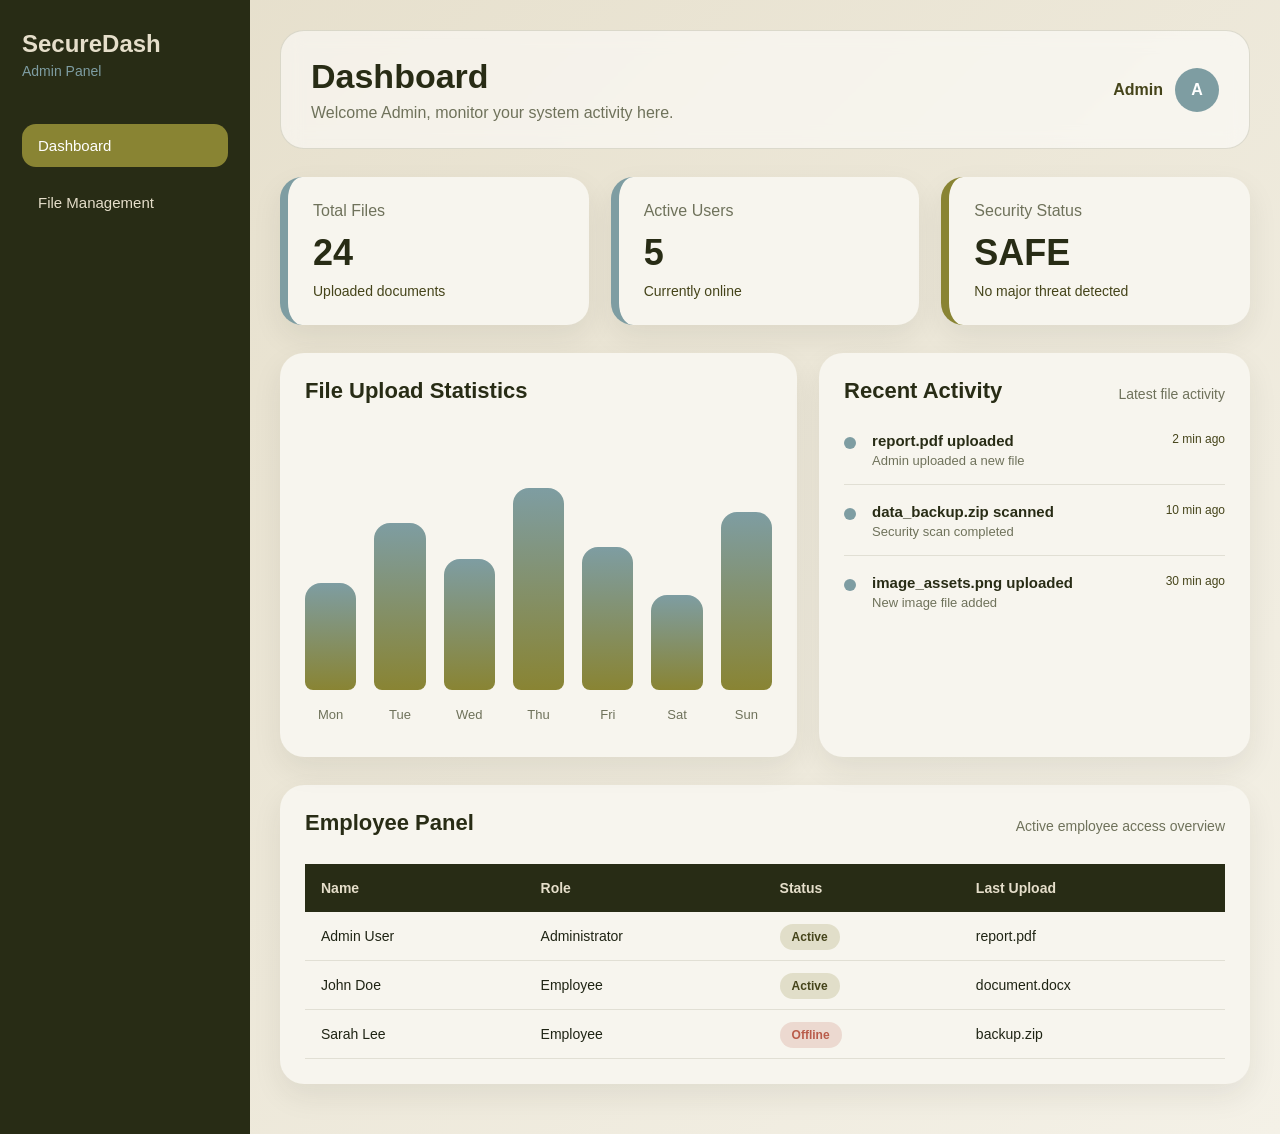
<file: index.html>
<!DOCTYPE html>
<html lang="en">
<head>
    <meta charset="UTF-8">
    <meta name="viewport" content="width=device-width, initial-scale=1.0">
    <title>Dashboard</title>

    <link rel="stylesheet" href="style.css">
</head>
<body>

    <div class="dashboard-container">

        <!-- Sidebar -->
        <aside class="sidebar">
            <div class="logo">
                <h2>SecureDash</h2>
                <p>Admin Panel</p>
            </div>

            <nav class="menu">
                <a href="index.html" class="active">Dashboard</a>
                <a href="file.html">File Management</a>
            </nav>
        </aside>

        <!-- Main Content -->
        <main class="main-content">

            <!-- Header -->
            <header class="header">
                <div>
                    <h1>Dashboard</h1>
                    <p>Welcome Admin, monitor your system activity here.</p>
                </div>

                <div class="admin-profile">
                    <span>Admin</span>
                    <div class="avatar">A</div>
                </div>
            </header>

            <!-- Statistic Cards -->
            <section class="stats-grid">

                <div class="stat-card">
                    <p>Total Files</p>
                    <h2>24</h2>
                    <span>Uploaded documents</span>
                </div>

                <div class="stat-card">
                    <p>Active Users</p>
                    <h2>5</h2>
                    <span>Currently online</span>
                </div>

                <div class="stat-card warning">
                    <p>Security Status</p>
                    <h2>SAFE</h2>
                    <span>No major threat detected</span>
                </div>

            </section>

            <!-- Content Grid -->
            <section class="content-grid">

                <!-- Dummy Chart -->
                <div class="panel chart-panel">
                    <div class="panel-header">
                        <h3>File Upload Statistics</h3>
                    </div>

                    <div class="bar-chart">
                        <div class="bar" style="height: 45%;">
                            <span>Mon</span>
                        </div>
                        <div class="bar" style="height: 70%;">
                            <span>Tue</span>
                        </div>
                        <div class="bar" style="height: 55%;">
                            <span>Wed</span>
                        </div>
                        <div class="bar" style="height: 85%;">
                            <span>Thu</span>
                        </div>
                        <div class="bar" style="height: 60%;">
                            <span>Fri</span>
                        </div>
                        <div class="bar" style="height: 40%;">
                            <span>Sat</span>
                        </div>
                        <div class="bar" style="height: 75%;">
                            <span>Sun</span>
                        </div>
                    </div>
                </div>

                <!-- Recent Activity -->
                <div class="panel activity-panel">
                    <div class="panel-header">
                        <h3>Recent Activity</h3>
                        <p>Latest file activity</p>
                    </div>

                    <div class="activity-list">

                        <div class="activity-item">
                            <div class="activity-dot"></div>
                            <div>
                                <h4>report.pdf uploaded</h4>
                                <p>Admin uploaded a new file</p>
                            </div>
                            <span>2 min ago</span>
                        </div>

                        <div class="activity-item">
                            <div class="activity-dot"></div>
                            <div>
                                <h4>data_backup.zip scanned</h4>
                                <p>Security scan completed</p>
                            </div>
                            <span>10 min ago</span>
                        </div>
                        <div class="activity-item">
                            <div class="activity-dot"></div>
                            <div>
                                <h4>image_assets.png uploaded</h4>
                                <p>New image file added</p>
                            </div>
                            <span>30 min ago</span>
                        </div>

                    </div>
                </div>

            </section>

            <!-- Employee Panel -->
            <section class="panel employee-panel">
                <div class="panel-header">
                    <h3>Employee Panel</h3>
                    <p>Active employee access overview</p>
                </div>

                <table>
                    <thead>
                        <tr>
                            <th>Name</th>
                            <th>Role</th>
                            <th>Status</th>
                            <th>Last Upload</th>
                        </tr>
                    </thead>

                    <tbody>
                        <tr>
                            <td>Admin User</td>
                            <td>Administrator</td>
                            <td><span class="status active-status">Active</span></td>
                            <td>report.pdf</td>
                        </tr>

                        <tr>
                            <td>John Doe</td>
                            <td>Employee</td>
                            <td><span class="status active-status">Active</span></td>
                            <td>document.docx</td>
                        </tr>

                        <tr>
                            <td>Sarah Lee</td>
                            <td>Employee</td>
                            <td><span class="status inactive-status">Offline</span></td>
                            <td>backup.zip</td>
                        </tr>
                    </tbody>
                </table>
            </section>

        </main>

    </div>

</body>
</html>
</file>
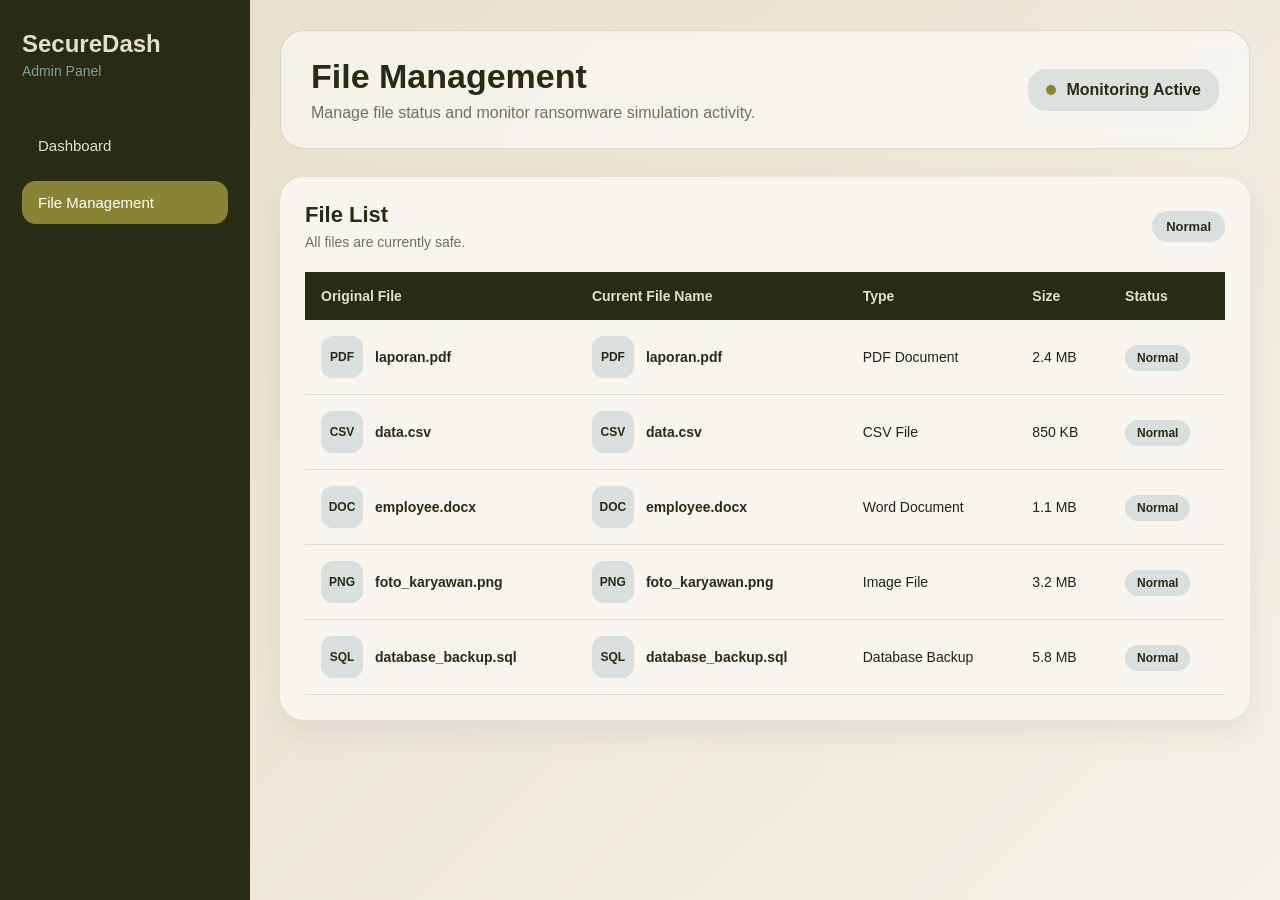
<file: file.html>
<!DOCTYPE html>
<html lang="en">
<head>
    <meta charset="UTF-8">
    <meta name="viewport" content="width=device-width, initial-scale=1.0">
    <title>File Management</title>

    <link rel="stylesheet" href="style.css">
</head>
<body>

    <div class="page-container">

        <!-- Sidebar -->
        <aside class="sidebar">
            <div class="logo">
                <h2>SecureDash</h2>
                <p>Admin Panel</p>
            </div>

            <nav class="menu">
                <a href="index.html">Dashboard</a>
                <a href="file.html" class="active">File Management</a>
            </nav>
        </aside>

        <!-- Main Content -->
        <main class="main-content">

            <!-- Header -->
            <header class="header">
                <div>
                    <h1>File Management</h1>
                    <p>Manage file status and monitor ransomware simulation activity.</p>
                </div>

                <div class="security-badge" id="monitoringBadge">
                    <span class="badge-dot"></span>
                    Monitoring Active
                </div>
            </header>

            <!-- Warning Alert -->
            <section class="warning-alert" id="warningAlert">
                <div class="warning-icon">!</div>

                <div>
                    <h3>Ransomware Attack Detected</h3>
                    <p id="warningText">
                        Some files have been encrypted. Please check the file status below.
                    </p>
                </div>
            </section>

            <!-- File List -->
            <section class="panel">
                <div class="panel-header">
                    <div>
                        <h2>File List</h2>
                        <p id="fileDescription">Showing current file status from system.</p>
                    </div>

                    <span class="normal-label" id="fileStatusLabel">Normal</span>
                </div>

                <div class="table-wrapper">
                    <table>
                        <thead>
                            <tr>
                                <th>Original File</th>
                                <th>Current File Name</th>
                                <th>Type</th>
                                <th>Size</th>
                                <th>Status</th>
                            </tr>
                        </thead>

                        <tbody id="fileTableBody">
                            <!-- Data dummy/backend akan masuk di sini -->
                        </tbody>
                    </table>
                </div>
            </section>

        </main>

    </div>

    <script>
        /*
            Dummy data ini kondisi BELUM TERKENA RANSOMWARE.
            Semua file masih Normal dan belum ada file .locked.

            Nanti kalau backend mendeteksi file terkena ransomware,
            backend bisa mengubah data menjadi:
            currentName: "nama_file.locked"
            currentUrl: "dummy-files/nama_file.locked"
            status: "Encrypted"
        */

        const filesFromBackend = [
            {
                originalName: "laporan.pdf",
                currentName: "laporan.pdf",
                originalUrl: "dummy-files/laporan.pdf",
                currentUrl: "dummy-files/laporan.pdf",
                icon: "PDF",
                type: "PDF Document",
                size: "2.4 MB",
                status: "Normal"
            },
            {
                originalName: "data.csv",
                currentName: "data.csv",
                originalUrl: "dummy-files/data.csv",
                currentUrl: "dummy-files/data.csv",
                icon: "CSV",
                type: "CSV File",
                size: "850 KB",
                status: "Normal"
            },
            {
                originalName: "employee.docx",
                currentName: "employee.docx",
                originalUrl: "dummy-files/employee.docx",
                currentUrl: "dummy-files/employee.docx",
                icon: "DOC",
                type: "Word Document",
                size: "1.1 MB",
                status: "Normal"
            },
            {
                originalName: "foto_karyawan.png",
                currentName: "foto_karyawan.png",
                originalUrl: "dummy-files/foto_karyawan.png",
                currentUrl: "dummy-files/foto_karyawan.png",
                icon: "PNG",
                type: "Image File",
                size: "3.2 MB",
                status: "Normal"
            },
            {
                originalName: "database_backup.sql",
                currentName: "database_backup.sql",
                originalUrl: "dummy-files/database_backup.sql",
                currentUrl: "dummy-files/database_backup.sql",
                icon: "SQL",
                type: "Database Backup",
                size: "5.8 MB",
                status: "Normal"
            }
        ];

        function renderFiles(files) {
            const tableBody = document.getElementById("fileTableBody");
            const fileStatusLabel = document.getElementById("fileStatusLabel");
            const fileDescription = document.getElementById("fileDescription");
            const warningAlert = document.getElementById("warningAlert");
            const warningText = document.getElementById("warningText");

            tableBody.innerHTML = "";

            let encryptedCount = 0;

            files.forEach(file => {
                const isEncrypted = file.status === "Encrypted";

                if (isEncrypted) {
                    encryptedCount++;
                }

                const currentIconText = isEncrypted ? "!" : file.icon;
                const currentIconClass = isEncrypted ? "danger-file" : "normal-file";
                const statusClass = isEncrypted ? "encrypted-status" : "normal-status";
                const currentType = isEncrypted ? "Locked File" : file.type;

                tableBody.innerHTML += `
                    <tr>
                        <td>
                            <a href="${file.originalUrl}" target="_blank" class="file-link">
                                <div class="file-name">
                                    <span class="file-icon normal-file">${file.icon}</span>
                                    ${file.originalName}
                                </div>
                            </a>
                        </td>

                        <td>
                            <a href="${file.currentUrl}" target="_blank" class="file-link">
                                <div class="file-name">
                                    <span class="file-icon ${currentIconClass}">${currentIconText}</span>
                                    ${file.currentName}
                                </div>
                            </a>
                        </td>

                        <td>${currentType}</td>
                        <td>${file.size}</td>

                        <td>
                            <span class="status ${statusClass}">
                                ${file.status}
                            </span>
                        </td>
                    </tr>
                `;
            });

            if (encryptedCount > 0) {
                warningAlert.style.display = "flex";

                fileStatusLabel.textContent = "Threat Detected";
                fileStatusLabel.className = "danger-label";
                fileDescription.textContent = encryptedCount + " encrypted file(s) detected by the system.";

                warningText.textContent = encryptedCount + " file(s) have been encrypted with .locked extension.";
            } else {
                warningAlert.style.display = "none";

                fileStatusLabel.textContent = "Normal";
                fileStatusLabel.className = "normal-label";
                fileDescription.textContent = "All files are currently safe.";
            }
        }

        renderFiles(filesFromBackend);

        /*
            Nanti kalau backend sudah jadi, bagian filesFromBackend bisa diganti fetch:

            fetch("http://localhost:5000/api/files")
                .then(response => response.json())
                .then(data => renderFiles(data))
                .catch(error => console.log(error));
        */
    </script>

</body>
</html>
</file>
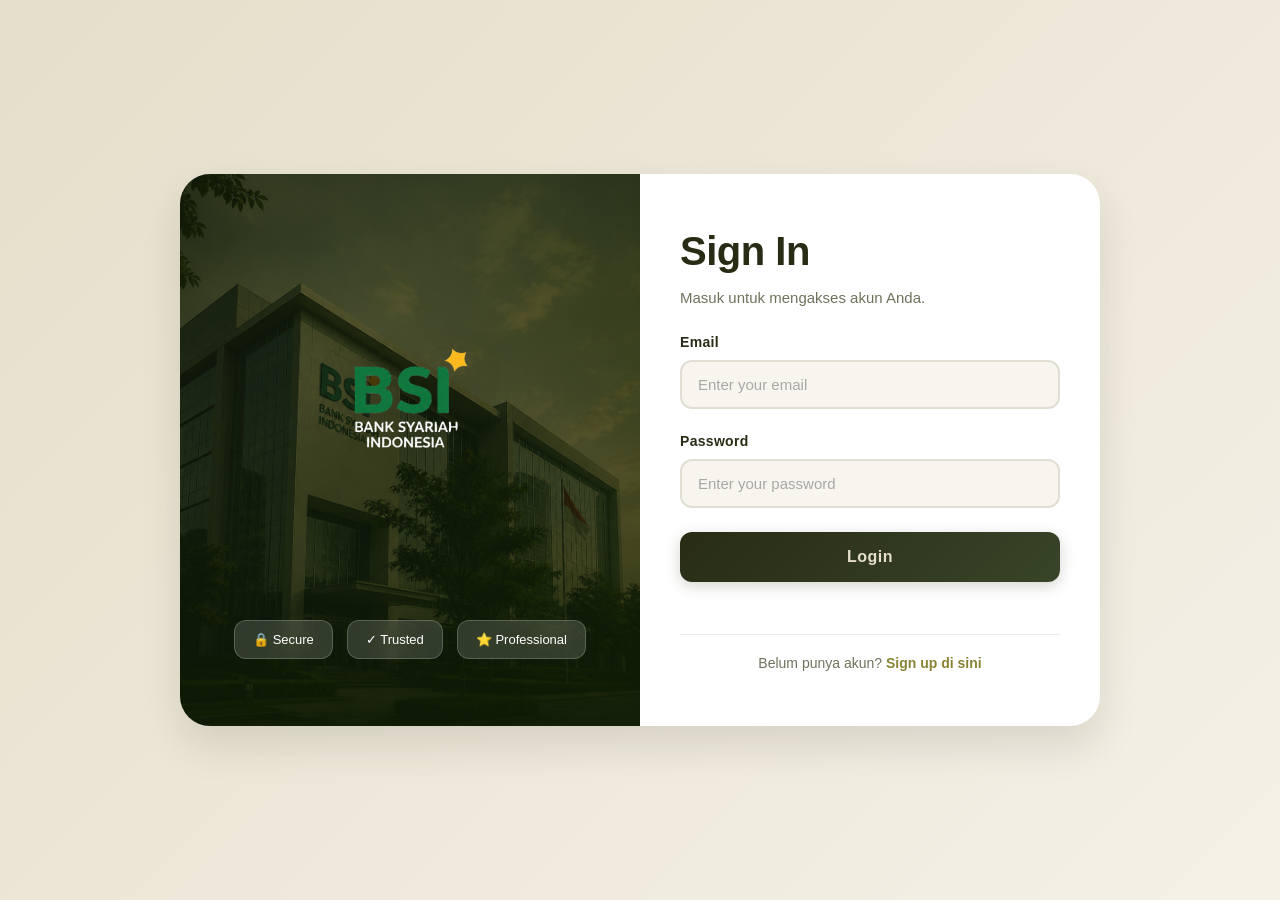
<file: login.html>
<!DOCTYPE html>
<html lang="en">
<head>
    <meta charset="UTF-8">
    <meta name="viewport" content="width=device-width, initial-scale=1.0">
    <title>BSI Login</title>

    <link rel="stylesheet" href="style.css">
</head>

<body class="login-page">

    <div class="login-container">

        <!-- LOGIN LEFT SIDE -->
        <div class="login-left">
            <div class="login-content">
                <img
                    src="images/logoBSI.png"
                    alt="BSI Logo"
                    class="login-logo-img"
                >

                <div class="security-badges">
                    <span>🔒 Secure</span>
                    <span>✓ Trusted</span>
                    <span>⭐ Professional</span>
                </div>

            </div>
        </div>

        <!-- RIGHT -->
        <div class="login-right">

            <div class="login-header">
                <h2>Sign In</h2>
                <p class="login-subtitle">Masuk untuk mengakses akun Anda.</p>
            </div>

            <form id="loginForm">

                <div class="login-form-group">
                    <label>Email</label>

                    <input
                        type="email"
                        id="email"
                        placeholder="Enter your email"
                        required
                    >
                </div>

                <div class="login-form-group">
                    <label>Password</label>

                    <input
                        type="password"
                        id="password"
                        placeholder="Enter your password"
                        required
                    >
                </div>

                <button type="submit" class="login-btn">
                    Login
                </button>

            </form>

            <div class="login-link">
                <p>Belum punya akun? <a href="signup.html">Sign up di sini</a></p>
            </div>

        </div>

    </div>

    <script src="login.js"></script>

</body>
</html>
</file>
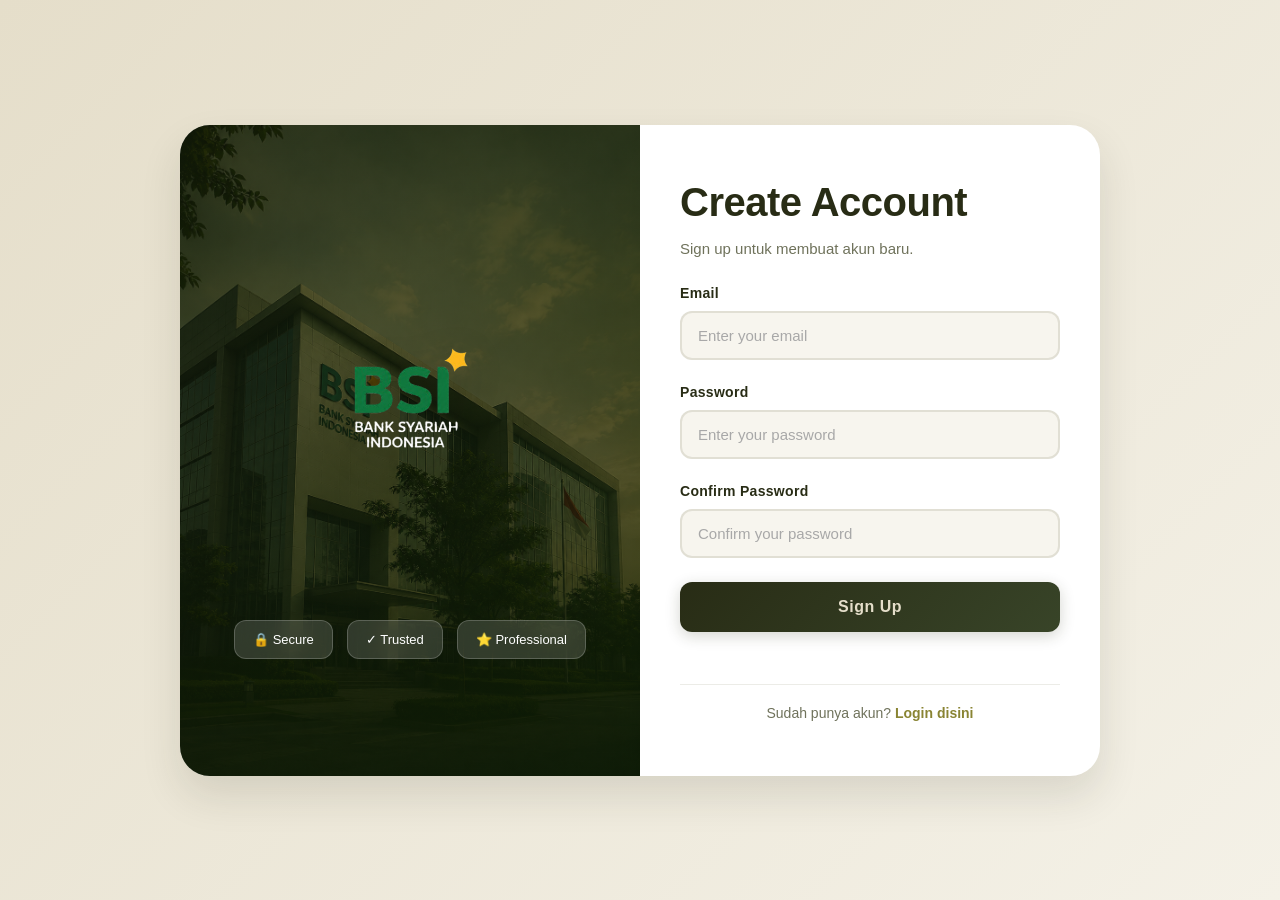
<file: signup.html>
<!DOCTYPE html>
<html lang="en">
<head>
    <meta charset="UTF-8">
    <meta name="viewport" content="width=device-width, initial-scale=1.0">
    <title>BSI Sign Up</title>

    <link rel="stylesheet" href="style.css">
</head>

<body class="login-page">

    <div class="login-container">

        <!-- SIGN UP LEFT SIDE -->
        <div class="login-left">
            <div class="login-content">
                <img
                    src="images/logoBSI.png"
                    alt="BSI Logo"
                    class="login-logo-img"
                >

                <div class="security-badges">
                    <span>🔒 Secure</span>
                    <span>✓ Trusted</span>
                    <span>⭐ Professional</span>
                </div>

            </div>
        </div>

        <!-- RIGHT -->
        <div class="login-right">

            <div class="login-header">
                <h2>Create Account</h2>
                <p class="login-subtitle">Sign up untuk membuat akun baru.</p>
            </div>

            <form id="signupForm">

                <div class="login-form-group">
                    <label>Email</label>

                    <input
                        type="email"
                        id="signupEmail"
                        placeholder="Enter your email"
                        required
                    >
                </div>

                <div class="login-form-group">
                    <label>Password</label>

                    <input
                        type="password"
                        id="signupPassword"
                        placeholder="Enter your password"
                        required
                    >
                </div>

                <div class="login-form-group">
                    <label>Confirm Password</label>

                    <input
                        type="password"
                        id="confirmPassword"
                        placeholder="Confirm your password"
                        required
                    >
                </div>

                <button type="submit" class="login-btn">
                    Sign Up
                </button>

            </form>

            <div class="login-link">
                <p>Sudah punya akun? <a href="login.html">Login disini</a></p>
            </div>

        </div>

    </div>

    <script src="signup.js"></script>

</body>
</html>
</file>
<file: style.css>
:root {
    --cream: #E5DECA;
    --ocean-blue: #7E9DA2;
    --avocado: #898433;
    --olive: #45441A;
    --dark-green: #282C15;

    --white: #ffffff;
    --soft-white: #f7f5ee;
    --text-dark: #1f2414;
    --text-muted: #6f725b;
    --danger: #b95c4a;
}

* {
    margin: 0;
    padding: 0;
    box-sizing: border-box;
    font-family: Arial, Helvetica, sans-serif;
}

body {
    min-height: 100vh;
    background: linear-gradient(135deg, var(--cream), #f4f1e7);
    color: var(--text-dark);
}

.dashboard-container {
    display: flex;
    min-height: 100vh;
}

/* Sidebar */
.sidebar {
    width: 250px;
    background: var(--dark-green);
    color: var(--cream);
    padding: 30px 22px;
}

.logo {
    margin-bottom: 45px;
}

.logo h2 {
    font-size: 24px;
    margin-bottom: 5px;
}

.logo p {
    font-size: 14px;
    color: var(--ocean-blue);
}

.menu {
    display: flex;
    flex-direction: column;
    gap: 14px;
}

.menu a {
    text-decoration: none;
    color: var(--cream);
    padding: 13px 16px;
    border-radius: 14px;
    font-size: 15px;
    transition: 0.3s ease;
}

.menu a:hover,
.menu a.active {
    background: var(--avocado);
    color: var(--white);
}

/* Main Content */
.main-content {
    flex: 1;
    padding: 30px;
}

/* Header */
.header {
    background: rgba(255, 255, 255, 0.55);
    backdrop-filter: blur(10px);
    border: 1px solid rgba(69, 68, 26, 0.15);
    border-radius: 24px;
    padding: 26px 30px;
    display: flex;
    justify-content: space-between;
    align-items: center;
    margin-bottom: 28px;
}

.header h1 {
    font-size: 34px;
    color: var(--dark-green);
    margin-bottom: 8px;
}

.header p {
    color: var(--text-muted);
}

.admin-profile {
    display: flex;
    align-items: center;
    gap: 12px;
    color: var(--olive);
    font-weight: bold;
}

.avatar {
    width: 44px;
    height: 44px;
    background: var(--ocean-blue);
    color: var(--white);
    border-radius: 50%;
    display: flex;
    justify-content: center;
    align-items: center;
}

/* Stats */
.stats-grid {
    display: grid;
    grid-template-columns: repeat(3, 1fr);
    gap: 22px;
    margin-bottom: 28px;
}

.stat-card {
    background: var(--soft-white);
    border-radius: 22px;
    padding: 25px;
    border-left: 8px solid var(--ocean-blue);
    box-shadow: 0 12px 30px rgba(40, 44, 21, 0.08);
}

.stat-card p {
    color: var(--text-muted);
    margin-bottom: 12px;
}

.stat-card h2 {
    font-size: 36px;
    color: var(--dark-green);
    margin-bottom: 8px;
}

.stat-card span {
    color: var(--olive);
    font-size: 14px;
}

.stat-card.warning {
    border-left-color: var(--avocado);
}

/* Panels */
.content-grid {
    display: grid;
    grid-template-columns: 1.2fr 1fr;
    gap: 22px;
    margin-bottom: 28px;
}

.panel {
    background: var(--soft-white);
    border-radius: 24px;
    padding: 25px;
    box-shadow: 0 12px 30px rgba(40, 44, 21, 0.08);
}

.panel-header {
    margin-bottom: 24px;
}

.panel-header h3 {
    font-size: 22px;
    color: var(--dark-green);
    margin-bottom: 6px;
}

.panel-header p {
    color: var(--text-muted);
    font-size: 14px;
}

/* Dummy Chart */
.bar-chart {
    height: 300px;
    display: flex;
    align-items: end;
    gap: 18px;
    padding-top: 20px;
    padding-bottom: 42px;
}

.bar {
    flex: 1;
    background: linear-gradient(180deg, var(--ocean-blue), var(--avocado));
    border-radius: 16px 16px 8px 8px;
    position: relative;
    min-height: 50px;
}

.bar span {
    position: absolute;
    bottom: -32px;
    left: 50%;
    transform: translateX(-50%);
    font-size: 13px;
    color: var(--text-muted);
}

/* Activity */
.activity-list {
    display: flex;
    flex-direction: column;
    gap: 18px;
}

.activity-item {
    display: grid;
    grid-template-columns: 14px 1fr auto;
    gap: 14px;
    align-items: start;
    padding-bottom: 16px;
    border-bottom: 1px solid rgba(69, 68, 26, 0.12);
}

.activity-item:last-child {
    border-bottom: none;
    padding-bottom: 0;
}

.activity-dot {
    width: 12px;
    height: 12px;
    background: var(--ocean-blue);
    border-radius: 50%;
    margin-top: 5px;
}

.activity-item h4 {
    font-size: 15px;
    color: var(--dark-green);
    margin-bottom: 4px;
}

.activity-item p {
    font-size: 13px;
    color: var(--text-muted);
}

.activity-item span {
    font-size: 12px;
    color: var(--olive);
    white-space: nowrap;
}

.activity-item.alert .activity-dot {
    background: var(--danger);
}

.activity-item.alert h4 {
    color: var(--danger);
}

/* Employee Table */
.employee-panel {
    margin-bottom: 20px;
}

table {
    width: 100%;
    border-collapse: collapse;
    overflow: hidden;
}

thead {
    background: var(--dark-green);
    color: var(--cream);
}

th,
td {
    padding: 16px;
    text-align: left;
    font-size: 14px;
}

tbody tr {
    border-bottom: 1px solid rgba(69, 68, 26, 0.12);
}

tbody tr:hover {
    background: rgba(126, 157, 162, 0.12);
}

.status {
    padding: 6px 12px;
    border-radius: 20px;
    font-size: 12px;
    font-weight: bold;
}

.active-status {
    background: rgba(137, 132, 51, 0.2);
    color: var(--olive);
}

.inactive-status {
    background: rgba(185, 92, 74, 0.18);
    color: var(--danger);
}

/* Responsive */
@media screen and (max-width: 900px) {
    .dashboard-container {
        flex-direction: column;
    }

    .sidebar {
        width: 100%;
    }

    .menu {
        flex-direction: row;
        overflow-x: auto;
    }

    .stats-grid,
    .content-grid {
        grid-template-columns: 1fr;
    }

    .header {
        flex-direction: column;
        align-items: flex-start;
        gap: 20px;
    }
}

@media screen and (max-width: 600px) {
    .main-content {
        padding: 18px;
    }

    .header h1 {
        font-size: 28px;
    }

    .stats-grid {
        gap: 16px;
    }

    .bar-chart {
        gap: 10px;
    }

    th,
    td {
        padding: 12px;
        font-size: 12px;
    }
}

/* ============================= */
/* FILE MANAGEMENT PAGE */
/* ============================= */

.page-container {
    display: flex;
    min-height: 100vh;
}

/* Security Badge */
.security-badge {
    display: flex;
    align-items: center;
    gap: 10px;
    background: rgba(126, 157, 162, 0.22);
    color: var(--dark-green);
    padding: 12px 18px;
    border-radius: 18px;
    font-weight: bold;
}

.badge-dot {
    width: 10px;
    height: 10px;
    background: var(--avocado);
    border-radius: 50%;
}

/* Warning Alert */
.warning-alert {
    background: #f4d8d2;
    border-left: 8px solid #b94a3d;
    border-radius: 22px;
    padding: 20px 24px;
    display: flex;
    gap: 18px;
    align-items: center;
    margin-bottom: 22px;
    box-shadow: 0 12px 30px rgba(40, 44, 21, 0.08);
}

.warning-icon {
    width: 46px;
    height: 46px;
    background: #b94a3d;
    color: var(--white);
    border-radius: 50%;
    display: flex;
    justify-content: center;
    align-items: center;
    font-size: 26px;
    font-weight: bold;
}

.warning-alert h3 {
    color: #b94a3d;
    margin-bottom: 5px;
}

.warning-alert p {
    color: #5f3d37;
}

/* File Management Panel Header */
.panel-header {
    display: flex;
    justify-content: space-between;
    align-items: center;
    margin-bottom: 22px;
}

.panel-header h2 {
    font-size: 22px;
    color: var(--dark-green);
    margin-bottom: 6px;
}

.panel-header p {
    color: var(--text-muted);
    font-size: 14px;
}

/* Labels */
.normal-label,
.danger-label {
    padding: 8px 14px;
    border-radius: 20px;
    font-size: 13px;
    font-weight: bold;
}

.normal-label {
    background: rgba(126, 157, 162, 0.25);
    color: var(--dark-green);
}

.danger-label {
    background: #f4d8d2;
    color: #b94a3d;
}

/* File Table */
.table-wrapper {
    width: 100%;
    overflow-x: auto;
}

.file-name {
    display: flex;
    align-items: center;
    gap: 12px;
    font-weight: bold;
    color: var(--dark-green);
}

.file-icon {
    width: 42px;
    height: 42px;
    border-radius: 12px;
    display: flex;
    justify-content: center;
    align-items: center;
    font-size: 12px;
    font-weight: bold;
}

.normal-file {
    background: rgba(126, 157, 162, 0.25);
    color: var(--dark-green);
}

.danger-file {
    background: #b94a3d;
    color: var(--white);
    font-size: 20px;
}

/* Status */
.threat {
    padding: 7px 12px;
    border-radius: 18px;
    font-size: 12px;
    font-weight: bold;
}

.normal-status {
    background: rgba(126, 157, 162, 0.25);
    color: var(--dark-green);
}

.encrypted-status {
    background: #f4d8d2;
    color: #b94a3d;
}

.high {
    background: #b94a3d;
    color: var(--white);
}

.medium {
    background: rgba(194, 139, 56, 0.22);
    color: #c28b38;
}

.encrypted-panel {
    border: 1px solid rgba(185, 74, 61, 0.25);
}

/* Bottom Section */
.bottom-grid {
    display: grid;
    grid-template-columns: 1fr 1fr;
    gap: 22px;
}

/* Recovery */
.recovery-content {
    display: flex;
    flex-direction: column;
    gap: 16px;
}

.progress-info {
    display: flex;
    justify-content: space-between;
    color: var(--dark-green);
}

.progress-info strong {
    color: var(--avocado);
}

.progress-bar {
    width: 100%;
    height: 16px;
    background: rgba(69, 68, 26, 0.14);
    border-radius: 20px;
    overflow: hidden;
}

.progress-fill {
    width: 68%;
    height: 100%;
    background: linear-gradient(90deg, var(--ocean-blue), var(--avocado));
    border-radius: 20px;
}

.recovery-note {
    color: var(--text-muted);
    font-size: 14px;
    line-height: 1.6;
}

/* Action Buttons */
.action-buttons {
    display: flex;
    gap: 14px;
    margin-bottom: 18px;
}

button {
    border: none;
    outline: none;
    padding: 14px 18px;
    border-radius: 16px;
    font-weight: bold;
    cursor: pointer;
    transition: 0.3s ease;
}

.simulate-btn {
    background: #b94a3d;
    color: var(--white);
}

.recover-btn {
    background: var(--dark-green);
    color: var(--cream);
}

button:hover {
    transform: translateY(-2px);
    opacity: 0.9;
}

.mini-alert {
    background: rgba(185, 74, 61, 0.12);
    border-radius: 18px;
    padding: 15px;
    display: flex;
    gap: 12px;
    align-items: center;
}

.mini-alert span {
    width: 26px;
    height: 26px;
    background: #b94a3d;
    color: var(--white);
    border-radius: 50%;
    display: flex;
    justify-content: center;
    align-items: center;
    font-weight: bold;
}

.mini-alert p {
    color: #5f3d37;
    font-size: 14px;
}

/* Responsive Tambahan File Management */
@media screen and (max-width: 900px) {
    .page-container {
        flex-direction: column;
    }

    .panel-header {
        flex-direction: column;
        align-items: flex-start;
        gap: 16px;
    }

    .bottom-grid {
        grid-template-columns: 1fr;
    }
}

@media screen and (max-width: 600px) {
    .warning-alert {
        align-items: flex-start;
    }

    .action-buttons {
        flex-direction: column;
    }
}
.file-control {
    display: flex;
    gap: 14px;
    margin-bottom: 24px;
}

.simulate-btn {
    background: #b94a3d;
    color: var(--white);
}

.recover-btn {
    background: var(--dark-green);
    color: var(--cream);
}

.file-control button {
    border: none;
    outline: none;
    padding: 13px 18px;
    border-radius: 16px;
    font-weight: bold;
    cursor: pointer;
    transition: 0.3s ease;
}

.file-control button:hover {
    transform: translateY(-2px);
    opacity: 0.9;
}
.file-link {
    text-decoration: none;
    color: inherit;
}

.file-link:hover .file-name {
    text-decoration: underline;
}

.login-page {
    min-height: 100vh;
    display: flex;
    justify-content: center;
    align-items: center;
    background: linear-gradient(135deg, var(--cream), #f4f1e7);
    padding: 20px;
    overflow-x: hidden;
}

.login-container {
    width: min(100%, 920px);
    max-width: 100%;
    max-height: calc(100vh - 40px);
    background: var(--white);
    border-radius: 30px;
    overflow: hidden;
    display: grid;
    grid-template-columns: 1fr 1fr;
    box-shadow: 0 20px 40px rgba(40, 44, 21, 0.12);
}

.login-left{
    background:
        linear-gradient(
            135deg,
            rgba(40, 44, 21, 0.28),
            rgba(27, 45, 16, 0.34)
        ),
        url("images/bsi.png");

    background-size: cover;
    background-position: center;
    background-repeat: no-repeat;

    color: white;

    padding: 50px 35px;

    display: flex;
    flex-direction: column;
    justify-content: center;
    align-items: center;

    text-align: center;

    position: relative;
    gap: 24px;
}

.login-content {
    display: flex;
    flex-direction: column;
    align-items: center;
    gap: 18px;
}

.login-logo-img {
    width: 320px;
    height: 320px;
    object-fit: contain;
    filter: drop-shadow(0 10px 20px rgba(0, 0, 0, 0.22));
}

.security-badges {
    margin-top: 40px;

    display: flex;
    gap: 18px;
    flex-wrap: wrap;
    justify-content: center;
}

.security-badges span {
    background: rgba(255,255,255,0.18);
    padding: 14px 22px;
    border-radius: 16px;
    font-size: 15px;
    backdrop-filter: blur(12px);
    border: 1px solid rgba(255,255,255,0.25);
    transition: 0.3s ease;
    font-weight: 600;
}

.security-badges span:hover {
    background: rgba(255,255,255,0.28);
    transform: translateY(-2px);
}

.portal-title,
.portal-desc,
.portal-note {
    display: none;
}

.portal-desc {
    color: #e0e0e0;
    line-height: 1.8;
    max-width: 380px;
    font-size: 15px;
    text-shadow: 0 1px 5px rgba(0, 0, 0, 0.15);
}

.security-badges {
    margin-top: 40px;

    display: flex;
    gap: 14px;
    flex-wrap: wrap;
    justify-content: center;
}

.security-badges span {
    background: rgba(255,255,255,0.15);
    padding: 11px 18px;
    border-radius: 12px;
    font-size: 13px;
    backdrop-filter: blur(10px);
    border: 1px solid rgba(255,255,255,0.2);
    transition: 0.3s ease;
    font-weight: 500;
}

.security-badges span:hover {
    background: rgba(255,255,255,0.25);
    transform: translateY(-2px);
}

.login-right {
    padding: 55px 40px;

    display: flex;
    flex-direction: column;
    justify-content: center;
    gap: 24px;
}

.login-header {
    display: flex;
    flex-direction: column;
    gap: 12px;
}

.login-right h2 {
    font-size: 40px;
    color: var(--dark-green);
    margin: 0;
    font-weight: 700;
    letter-spacing: -0.5px;
}

.login-subtitle {
    color: var(--text-muted);
    margin-bottom: 0;
    font-size: 15px;
    line-height: 1.6;
}

.login-form-group {
    margin-bottom: 24px;
}

.login-form-group label {
    display: block;
    margin-bottom: 10px;
    color: var(--dark-green);
    font-weight: 600;
    font-size: 14px;
    letter-spacing: 0.3px;
}

.login-form-group input {
    width: 100%;
    padding: 14px 16px;
    border-radius: 12px;
    border: 2px solid rgba(69, 68, 26, 0.12);
    font-size: 15px;
    outline: none;
    transition: 0.3s ease;
    background: var(--soft-white);
    font-family: Arial, sans-serif;
}

.login-form-group input:focus {
    border-color: var(--avocado);
    box-shadow: 0 0 0 4px rgba(137, 132, 51, 0.12);
    background: white;
}

.login-form-group input::placeholder {
    color: #a8a8a8;
}

.forgot-password {
    text-align: right;
    margin-bottom: 32px;
}

.forgot-password a {
    text-decoration: none;
    color: var(--avocado);
    font-size: 13px;
    font-weight: 500;
    transition: 0.2s ease;
}

.forgot-password a:hover {
    text-decoration: underline;
    opacity: 0.85;
}

.login-link {
    text-align: center;
    margin-top: 28px;
    padding-top: 20px;
    border-top: 1px solid rgba(69, 68, 26, 0.1);
}

.login-link p {
    font-size: 14px;
    color: var(--text-muted);
    margin: 0;
}

.login-link a {
    text-decoration: none;
    color: var(--avocado);
    font-weight: 600;
    transition: 0.2s ease;
}

.login-link a:hover {
    text-decoration: underline;
}

.login-btn {
    width: 100%;
    border: none;
    padding: 16px 24px;
    border-radius: 12px;
    background: linear-gradient(135deg, var(--dark-green), #384428);
    color: var(--cream);
    font-size: 16px;
    font-weight: 700;
    cursor: pointer;
    transition: 0.3s ease;
    letter-spacing: 0.5px;
    box-shadow: 0 4px 15px rgba(40, 44, 21, 0.2);
}

.login-btn:hover {
    transform: translateY(-2px);
    box-shadow: 0 6px 20px rgba(40, 44, 21, 0.3);
    opacity: 0.95;
}

.login-btn:active {
    transform: translateY(0);
}

.vulnerability-box {
    margin-top: 35px;
    background: rgba(185, 92, 74, 0.1);
    border-left: 6px solid var(--danger);
    padding: 18px;
    border-radius: 16px;
}

.vulnerability-box h4 {
    color: var(--danger);
    margin-bottom: 10px;
}

.vulnerability-box ul {
    padding-left: 20px;
    color: #5f3d37;
    line-height: 1.8;
}

@media screen and (max-width: 900px) {

    .login-container {
        grid-template-columns: 1fr;
        min-height: auto;
    }

    .login-left,
    .login-right {
        padding: 50px 30px;
    }

    .login-left {
        padding: 50px 30px;
    }

    .login-logo-img {
        width: 200px;
        height: 200px;
    }

    .portal-title {
        font-size: 28px;
    }

    .portal-desc {
        font-size: 14px;
        max-width: 320px;
    }

    .security-badges span {
        font-size: 12px;
        padding: 10px 14px;
    }

    .login-right h2 {
        font-size: 32px;
    }

    .login-form-group {
        margin-bottom: 20px;
    }

}
</file>
